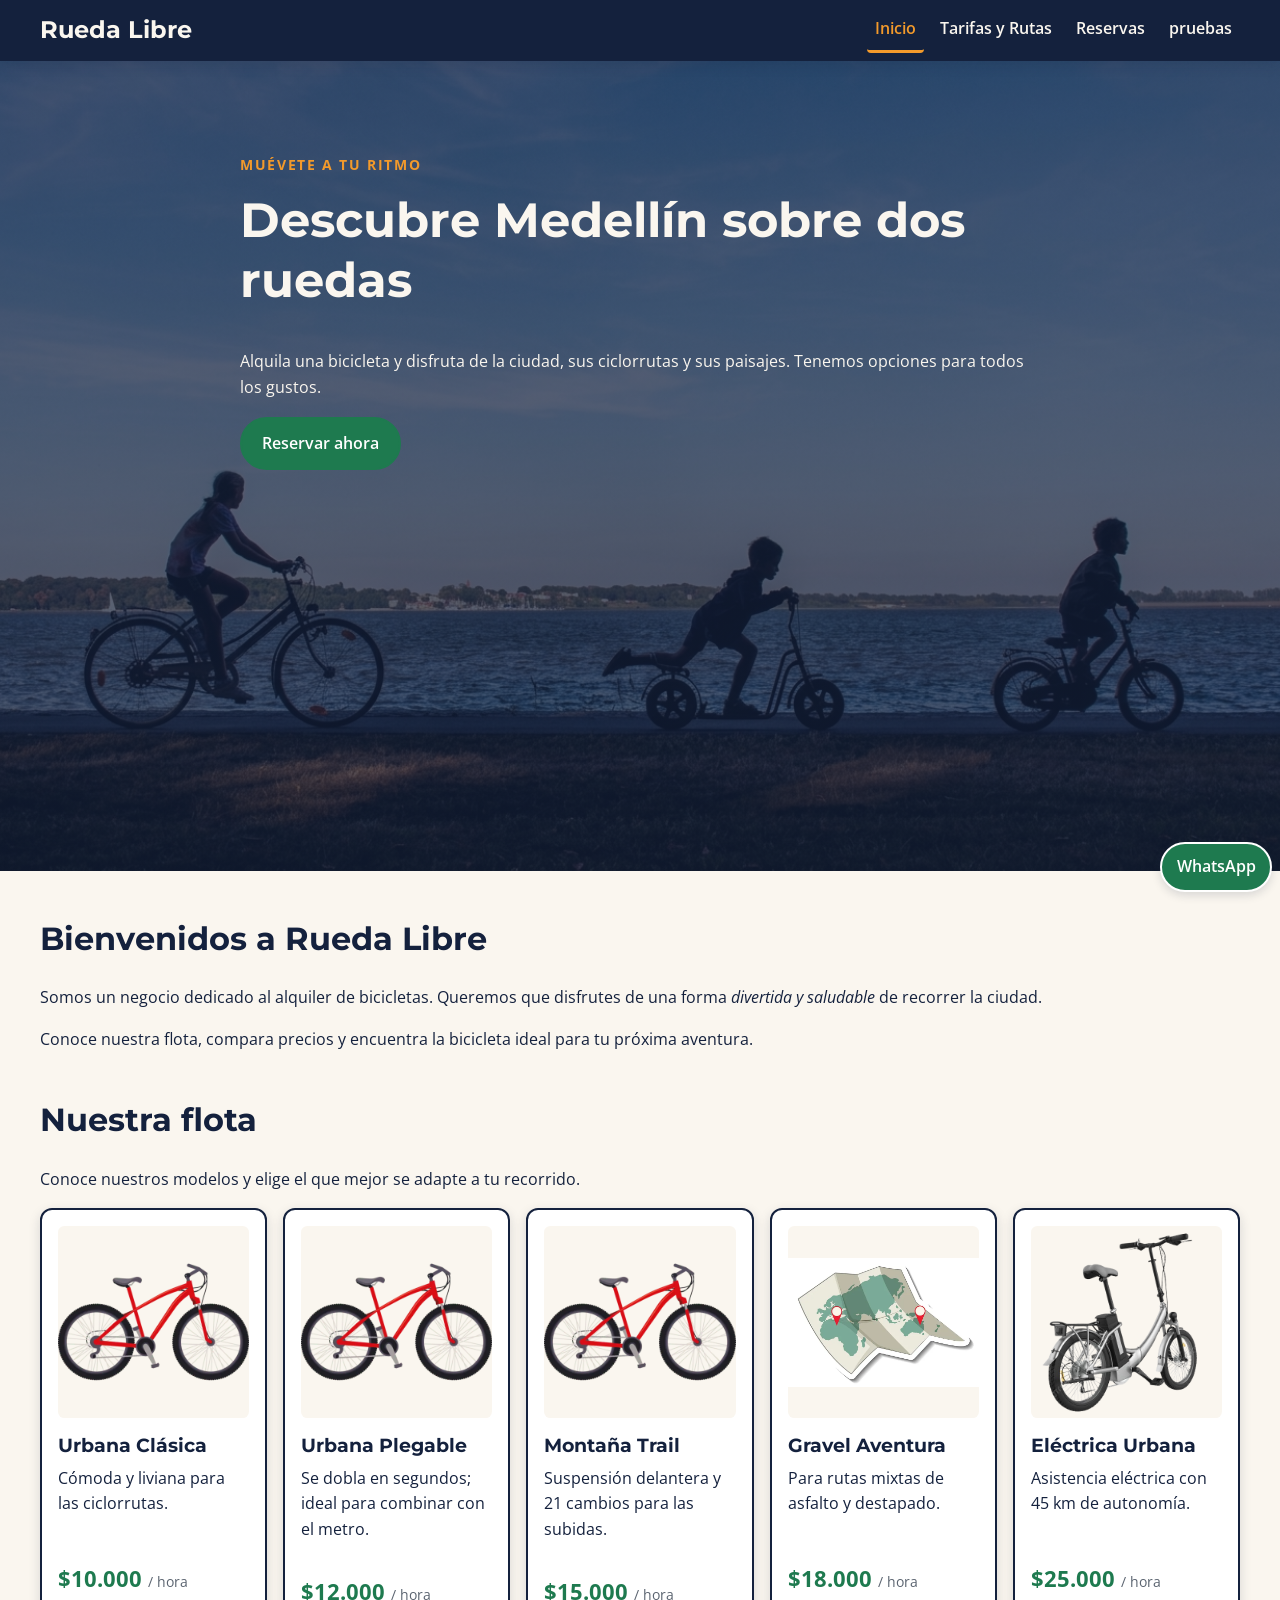
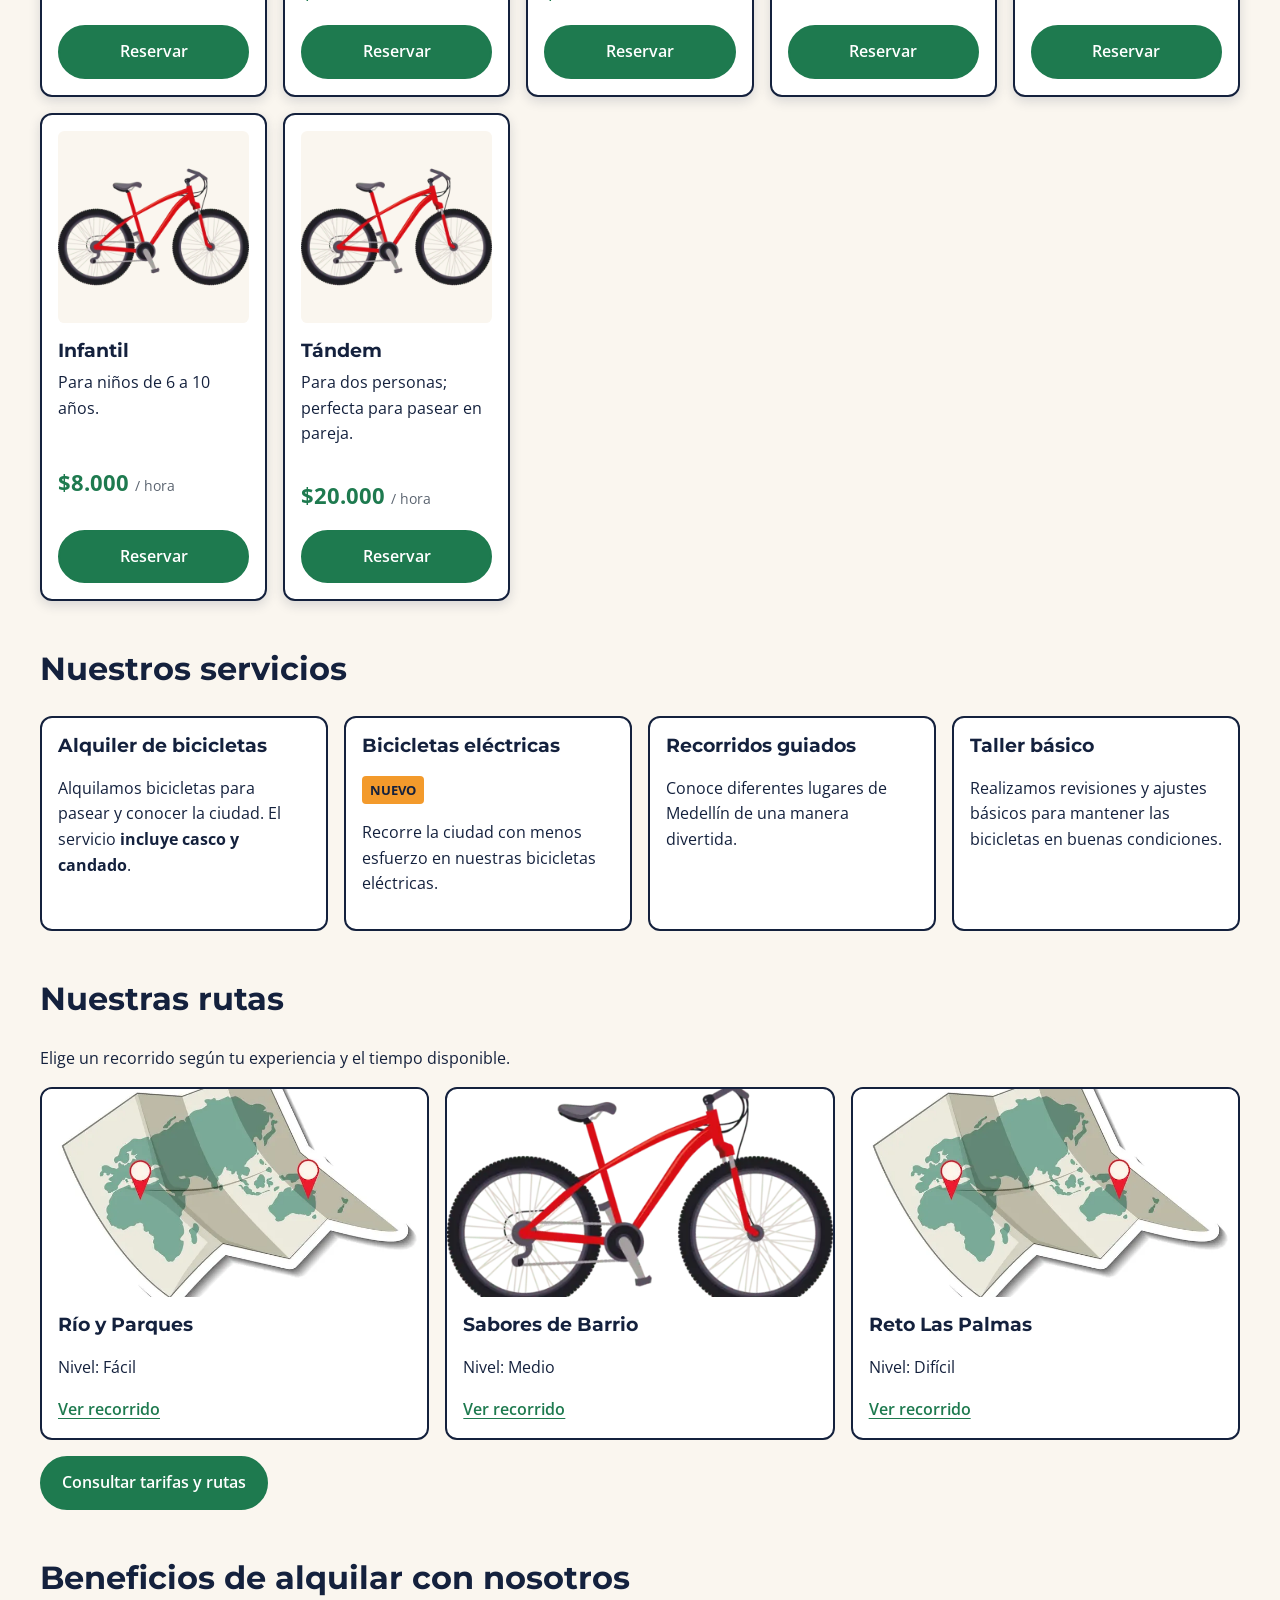
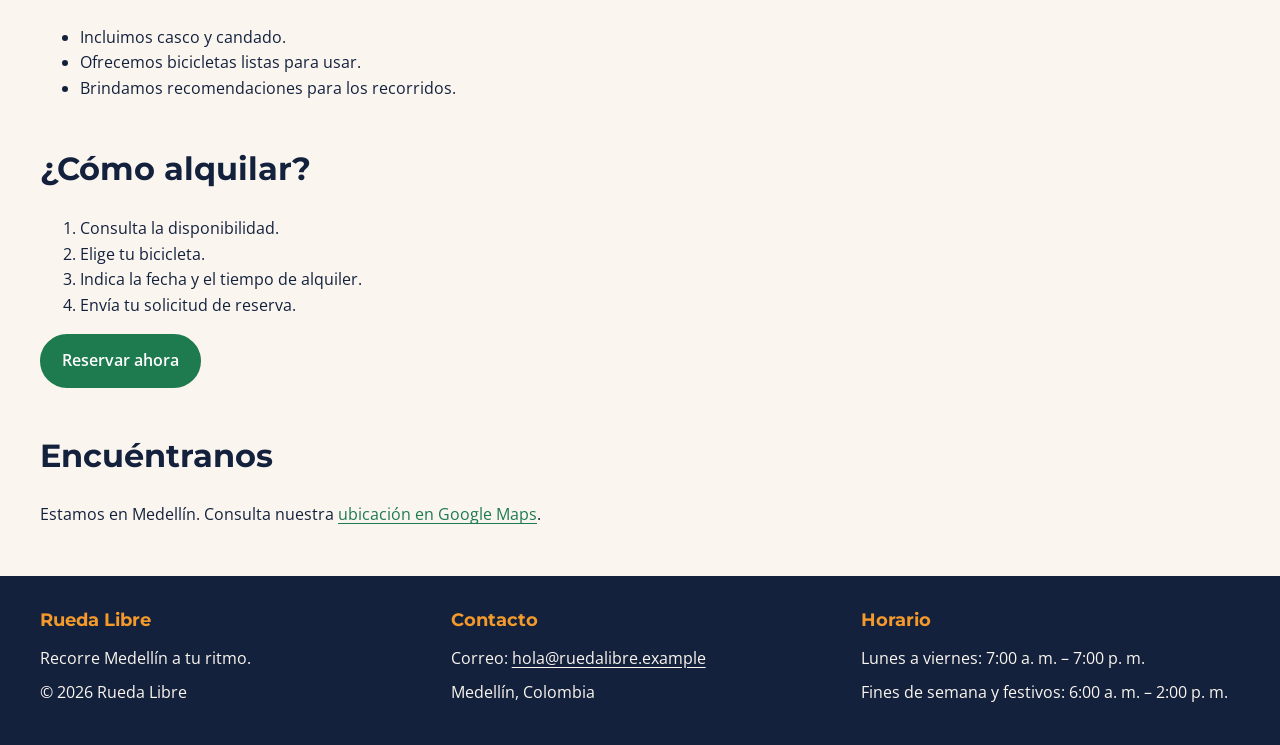
<file: index.html>
<!DOCTYPE html>
<html lang="es">
<head>
    <meta charset="UTF-8">
    <meta name="viewport" content="width=device-width, initial-scale=1.0">
    <meta name="description" content="Alquiler de bicicletas y recorridos guiados en Medellín.">
    <title>Inicio - Rueda Libre</title>

    <link rel="preconnect" href="https://fonts.googleapis.com">
    <link rel="preconnect" href="https://fonts.gstatic.com" crossorigin>
    <link href="https://fonts.googleapis.com/css2?family=Montserrat:wght@600;700&family=Open+Sans:wght@400;600&display=swap" rel="stylesheet">
    <link rel="stylesheet" href="css/styles.css">
</head>
<body>

    <header>
        <div class="encabezado">
            <a class="marca" href="index.html">Rueda Libre</a>

            <nav aria-label="Principal">
                <ul id="menu">
                    <li><a href="index.html" class="activo" aria-current="page">Inicio</a></li>
                    <li><a href="Paginas/tarifas.html">Tarifas y Rutas</a></li>
                    <li><a href="Paginas/reservas.html">Reservas</a></li>
                    <li><a href="Paginas/pruebas.html">pruebas</a></li>
                </ul>
            </nav>
        </div>
    </header>

     <section class="hero">
            <div class="hero-contenido">
                <p class="subtitulo">MUÉVETE A TU RITMO</p>
                <h1>Descubre Medellín sobre dos ruedas</h1>
                <p>Alquila una bicicleta y disfruta de la ciudad, sus ciclorrutas y sus paisajes. Tenemos opciones para todos los gustos.</p>
                <a href="reservas.html" class="boton-cta">Reservar ahora</a>
            </div>

            
        </section>

    <main>
        

        <section class="seccion">
            <h2>Bienvenidos a Rueda Libre</h2>
            <p>Somos un negocio dedicado al alquiler de bicicletas. Queremos que disfrutes de una forma <em>divertida y saludable</em> de recorrer la ciudad.</p>
            <p>Conoce nuestra flota, compara precios y encuentra la bicicleta ideal para tu próxima aventura.</p>
        </section>

        <section class="seccion" id="flota">
            <h2>Nuestra flota</h2>
            <p>Conoce nuestros modelos y elige el que mejor se adapte a tu recorrido.</p>

            <div class="cuadricula-flota">

                <article class="tarjeta-flota">
                    <img src="img/bicicleta.png" alt="Bicicleta urbana clásica">
                    <div class="tarjeta-flota-contenido">
                        <h3>Urbana Clásica</h3>
                        <p>Cómoda y liviana para las ciclorrutas.</p>
                        <p class="precio">$10.000 <span>/ hora</span></p>
                        <a href="reservas.html" class="boton-tarjeta">Reservar</a>
                    </div>
                </article>

                <article class="tarjeta-flota">
                    <img src="img/bicicleta.png" alt="Bicicleta urbana plegable">
                    <div class="tarjeta-flota-contenido">
                        <h3>Urbana Plegable</h3>
                        <p>Se dobla en segundos; ideal para combinar con el metro.</p>
                        <p class="precio">$12.000 <span>/ hora</span></p>
                        <a href="Paginas/reservas.html" class="boton-tarjeta">Reservar</a>
                    </div>
                </article>

                <article class="tarjeta-flota">
                    <img src="img/bicicleta.png" alt="Bicicleta de montaña Trail">
                    <div class="tarjeta-flota-contenido">
                        <h3>Montaña Trail</h3>
                        <p>Suspensión delantera y 21 cambios para las subidas.</p>
                        <p class="precio">$15.000 <span>/ hora</span></p>
                        <a href="Paginas/reservas.html" class="boton-tarjeta">Reservar</a>
                    </div>
                </article>

                <article class="tarjeta-flota">
                    <img src="img/ruta.jpg" alt="Bicicleta para recorridos de gravel">
                    <div class="tarjeta-flota-contenido">
                        <h3>Gravel Aventura</h3>
                        <p>Para rutas mixtas de asfalto y destapado.</p>
                        <p class="precio">$18.000 <span>/ hora</span></p>
                        <a href="Paginas/reservas.html" class="boton-tarjeta">Reservar</a>
                    </div>
                </article>

                <article class="tarjeta-flota">
                    <img src="img/bicieletri.png" alt="Bicicleta eléctrica urbana">
                    <div class="tarjeta-flota-contenido">
                        <h3>Eléctrica Urbana</h3>
                        <p>Asistencia eléctrica con 45 km de autonomía.</p>
                        <p class="precio">$25.000 <span>/ hora</span></p>
                        <a href="Paginas/reservas.html" class="boton-tarjeta">Reservar</a>
                    </div>
                </article>

                <article class="tarjeta-flota">
                    <img src="img/bicicleta.png" alt="Bicicleta infantil">
                    <div class="tarjeta-flota-contenido">
                        <h3>Infantil</h3>
                        <p>Para niños de 6 a 10 años.</p>
                        <p class="precio">$8.000 <span>/ hora</span></p>
                        <a href="Paginas/reservas.html" class="boton-tarjeta">Reservar</a>
                    </div>
                </article>

                <article class="tarjeta-flota">
                    <img src="img/bicicleta.png" alt="Bicicleta tándem para dos personas">
                    <div class="tarjeta-flota-contenido">
                        <h3>Tándem</h3>
                        <p>Para dos personas; perfecta para pasear en pareja.</p>
                        <p class="precio">$20.000 <span>/ hora</span></p>
                        <a href="Paginas/reservas.html" class="boton-tarjeta">Reservar</a>
                    </div>
                </article>

            </div>
        </section>

        <section class="seccion">
            <h2>Nuestros servicios</h2>

            <div class="cuadricula-servicios">
                <article class="tarjeta">
                    <h3>Alquiler de bicicletas</h3>
                    <p>Alquilamos bicicletas para pasear y conocer la ciudad. El servicio <strong>incluye casco y candado</strong>.</p>
                </article>

                <article class="tarjeta">
                    <h3>Bicicletas eléctricas</h3>
                    <span class="etiqueta-nuevo">Nuevo</span>
                    <p>Recorre la ciudad con menos esfuerzo en nuestras bicicletas eléctricas.</p>
                </article>

                <article class="tarjeta">
                    <h3>Recorridos guiados</h3>
                    <p>Conoce diferentes lugares de Medellín de una manera divertida.</p>
                </article>

                <article class="tarjeta">
                    <h3>Taller básico</h3>
                    <p>Realizamos revisiones y ajustes básicos para mantener las bicicletas en buenas condiciones.</p>
                </article>
            </div>
        </section>

        <section class="seccion">
            <h2>Nuestras rutas</h2>
            <p>Elige un recorrido según tu experiencia y el tiempo disponible.</p>

            <div class="galeria-rutas">
                <article class="tarjeta-ruta">
                    <img src="img/ruta.jpg" alt="Ruta Río y Parques">
                    <div class="tarjeta-ruta-contenido">
                        <h3>Río y Parques</h3>
                        <p>Nivel: Fácil</p>
                        <a href="Paginas/tarifas.html#recorridos">Ver recorrido</a>
                    </div>
                </article>

                <article class="tarjeta-ruta">
                    <img src="img/bicicleta.png" alt="Ruta Sabores de Barrio">
                    <div class="tarjeta-ruta-contenido">
                        <h3>Sabores de Barrio</h3>
                        <p>Nivel: Medio</p>
                        <a href="tarifas.html#recorridos">Ver recorrido</a>
                    </div>
                </article>

                <article class="tarjeta-ruta">
                    <img src="img/ruta.jpg" alt="Ruta Reto Las Palmas">
                    <div class="tarjeta-ruta-contenido">
                        <h3>Reto Las Palmas</h3>
                        <p>Nivel: Difícil</p>
                        <a href="tarifas.html#recorridos">Ver recorrido</a>
                    </div>
                </article>
            </div>

            <p><a href="Paginas/tarifas.html" class="boton-cta">Consultar tarifas y rutas</a></p>
        </section>

        <section class="seccion">
            <h2>Beneficios de alquilar con nosotros</h2>
            <ul>
                <li>Incluimos casco y candado.</li>
                <li>Ofrecemos bicicletas listas para usar.</li>
                <li>Brindamos recomendaciones para los recorridos.</li>
            </ul>
        </section>

        <section class="seccion">
            <h2>¿Cómo alquilar?</h2>
            <ol>
                <li>Consulta la disponibilidad.</li>
                <li>Elige tu bicicleta.</li>
                <li>Indica la fecha y el tiempo de alquiler.</li>
                <li>Envía tu solicitud de reserva.</li>
            </ol>
            <a href="Paginas/reservas.html" class="boton-cta">Reservar ahora</a>
        </section>

        <section class="seccion" id="encuentranos">
            <h2>Encuéntranos</h2>
            <p>Estamos en Medellín. Consulta nuestra
                <a href="https://www.google.com/maps/search/?api=1&amp;query=Medellin+Colombia"
                   target="_blank" rel="noopener noreferrer">ubicación en Google Maps</a>.
            </p>
        </section>
    </main>

    <footer>
        <div class="pie-contenido">
            <section class="pie-bloque">
                <h2>Rueda Libre</h2>
                <p>Recorre Medellín a tu ritmo.</p>
                <p>© 2026 Rueda Libre</p>
            </section>

            <section class="pie-bloque">
                <h2>Contacto</h2>
                <p>Correo: <a href="mailto:hola@ruedalibre.example">hola@ruedalibre.example</a></p>
                <p>Medellín, Colombia</p>
            </section>

            <section class="pie-bloque">
                <h2>Horario</h2>
                <p>Lunes a viernes: 7:00 a. m. – 7:00 p. m.</p>
                <p>Fines de semana y festivos: 6:00 a. m. – 2:00 p. m.</p>
            </section>
        </div>
    </footer>

    <a href="https://wa.me/573000000000" class="whatsapp"
       target="_blank" rel="noopener noreferrer"
       aria-label="WhatsApp, se abre en una pestaña nueva">WhatsApp</a>

</body>
</html>
</file>
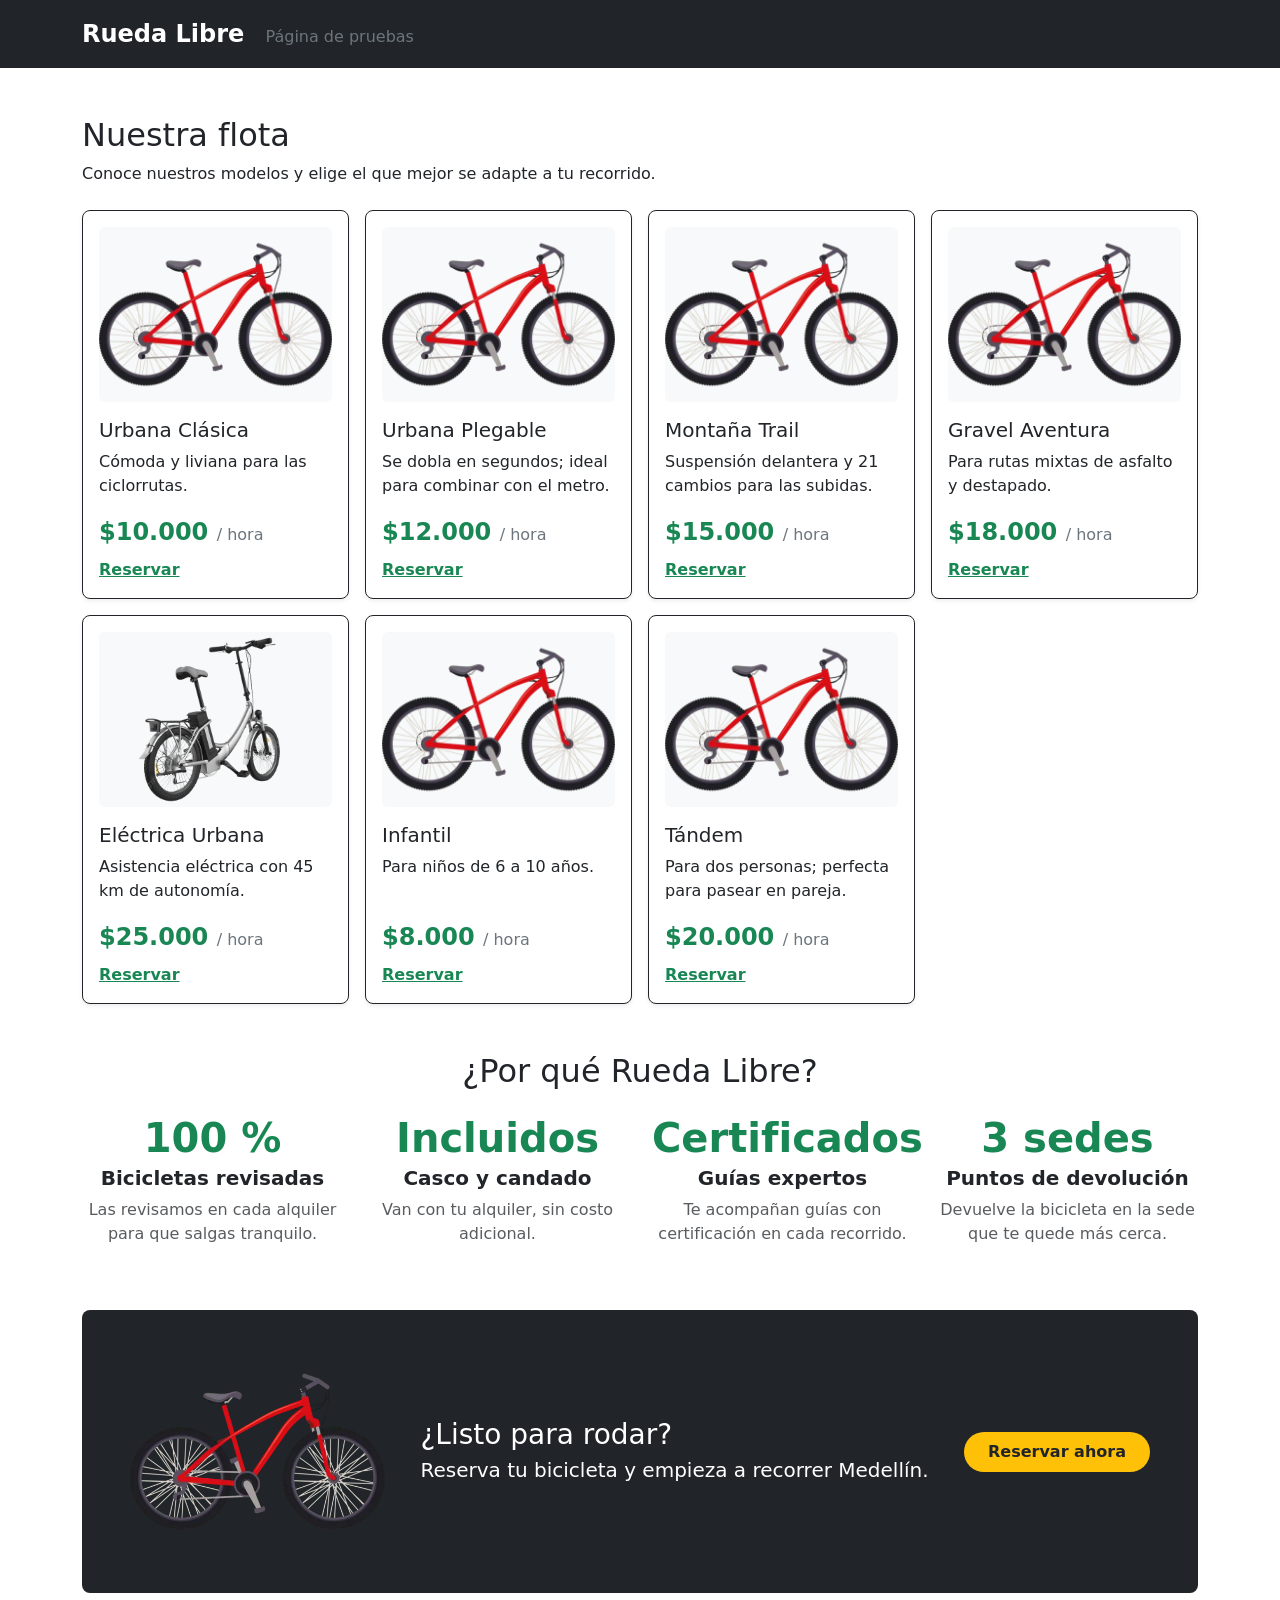
<file: Paginas/pruebas.html>
<!DOCTYPE html>
<html lang="es">
<head>
    <meta charset="UTF-8">
    <meta name="viewport" content="width=device-width, initial-scale=1">
    <title>Prueba Bootstrap - Rueda Libre</title>
    <link href="https://cdn.jsdelivr.net/npm/bootstrap@5.3.3/dist/css/bootstrap.min.css" rel="stylesheet"
          integrity="sha384-QWTKZyjpPEjISv5WaRU9OFeRpok6YctnYmDr5pNlyT2bRjXh0JMhjY6hW+ALEwIH" crossorigin="anonymous">
</head>
<body>

    <header class="text-bg-dark py-3">
        <div class="container">
            <a class="text-white fw-bold fs-4 text-decoration-none" href="../index.html">Rueda Libre</a>
            <span class="ms-3 text-secondary">Página de pruebas</span>
        </div>
    </header>

    <main class="container">

         <section class="my-5">
            <h2 class="mb-2">Nuestra flota</h2>
            <p class="mb-4">Conoce nuestros modelos y elige el que mejor se adapte a tu recorrido.</p>

            
            <div class="row g-3">

                <div class="col-12 col-sm-6 col-lg-4 col-xl-3">
                    <article class="border border-dark rounded-3 bg-white shadow-sm p-3 h-100 d-flex flex-column">
                        <div class="ratio ratio-4x3 bg-body-tertiary rounded">
                            <img src="../img/bicicleta.png" alt="Bicicleta urbana clásica" class="object-fit-contain">
                        </div>
                        <h3 class="h5 mt-3">Urbana Clásica</h3>
                        <p>Cómoda y liviana para las ciclorrutas.</p>
                        <p class="mt-auto mb-2 fs-4 fw-bold text-success">$10.000 <span class="fs-6 fw-normal text-secondary">/ hora</span></p>
                        <a href="/Paginas/reservas.html" class="fw-semibold link-success">Reservar</a>
                    </article>
                </div>

                <div class="col-12 col-sm-6 col-lg-4 col-xl-3">
                    <article class="border border-dark rounded-3 bg-white shadow-sm p-3 h-100 d-flex flex-column">
                        <div class="ratio ratio-4x3 bg-body-tertiary rounded">
                            <img src="../img/bicicleta.png" alt="Bicicleta urbana plegable" class="object-fit-contain">
                        </div>
                        <h3 class="h5 mt-3">Urbana Plegable</h3>
                        <p>Se dobla en segundos; ideal para combinar con el metro.</p>
                        <p class="mt-auto mb-2 fs-4 fw-bold text-success">$12.000 <span class="fs-6 fw-normal text-secondary">/ hora</span></p>
                        <a href="/Paginas/reservas.html" class="fw-semibold link-success">Reservar</a>
                    </article>
                </div>

                <div class="col-12 col-sm-6 col-lg-4 col-xl-3">
                    <article class="border border-dark rounded-3 bg-white shadow-sm p-3 h-100 d-flex flex-column">
                        <div class="ratio ratio-4x3 bg-body-tertiary rounded">
                            <img src="../img/bicicleta.png" alt="Bicicleta de montaña Trail" class="object-fit-contain">
                        </div>
                        <h3 class="h5 mt-3">Montaña Trail</h3>
                        <p>Suspensión delantera y 21 cambios para las subidas.</p>
                        <p class="mt-auto mb-2 fs-4 fw-bold text-success">$15.000 <span class="fs-6 fw-normal text-secondary">/ hora</span></p>
                        <a href="/Paginas/reservas.html" class="fw-semibold link-success">Reservar</a>
                    </article>
                </div>

                <div class="col-12 col-sm-6 col-lg-4 col-xl-3">
                    <article class="border border-dark rounded-3 bg-white shadow-sm p-3 h-100 d-flex flex-column">
                        <div class="ratio ratio-4x3 bg-body-tertiary rounded">
                            <img src="../img/bicicleta.png" alt="Bicicleta para recorridos de gravel" class="object-fit-contain">
                        </div>
                        <h3 class="h5 mt-3">Gravel Aventura</h3>
                        <p>Para rutas mixtas de asfalto y destapado.</p>
                        <p class="mt-auto mb-2 fs-4 fw-bold text-success">$18.000 <span class="fs-6 fw-normal text-secondary">/ hora</span></p>
                        <a href="/Paginas/reservas.html" class="fw-semibold link-success">Reservar</a>
                    </article>
                </div>

                <div class="col-12 col-sm-6 col-lg-4 col-xl-3">
                    <article class="border border-dark rounded-3 bg-white shadow-sm p-3 h-100 d-flex flex-column">
                        <div class="ratio ratio-4x3 bg-body-tertiary rounded">
                            <img src="../img/bicieletri.png" alt="Bicicleta eléctrica urbana" class="object-fit-contain">
                        </div>
                        <h3 class="h5 mt-3">Eléctrica Urbana</h3>
                        <p>Asistencia eléctrica con 45 km de autonomía.</p>
                        <p class="mt-auto mb-2 fs-4 fw-bold text-success">$25.000 <span class="fs-6 fw-normal text-secondary">/ hora</span></p>
                        <a href="/Paginas/reservas.html" class="fw-semibold link-success">Reservar</a>
                    </article>
                </div>

                <div class="col-12 col-sm-6 col-lg-4 col-xl-3">
                    <article class="border border-dark rounded-3 bg-white shadow-sm p-3 h-100 d-flex flex-column">
                        <div class="ratio ratio-4x3 bg-body-tertiary rounded">
                            <img src="../img/bicicleta.png" alt="Bicicleta infantil" class="object-fit-contain">
                        </div>
                        <h3 class="h5 mt-3">Infantil</h3>
                        <p>Para niños de 6 a 10 años.</p>
                        <p class="mt-auto mb-2 fs-4 fw-bold text-success">$8.000 <span class="fs-6 fw-normal text-secondary">/ hora</span></p>
                        <a href="/Paginas/reservas.html" class="fw-semibold link-success">Reservar</a>
                    </article>
                </div>

                <div class="col-12 col-sm-6 col-lg-4 col-xl-3">
                    <article class="border border-dark rounded-3 bg-white shadow-sm p-3 h-100 d-flex flex-column">
                        <div class="ratio ratio-4x3 bg-body-tertiary rounded">
                            <img src="../img/bicicleta.png" alt="Bicicleta tándem para dos personas" class="object-fit-contain">
                        </div>
                        <h3 class="h5 mt-3">Tándem</h3>
                        <p>Para dos personas; perfecta para pasear en pareja.</p>
                        <p class="mt-auto mb-2 fs-4 fw-bold text-success">$20.000 <span class="fs-6 fw-normal text-secondary">/ hora</span></p>
                        <a href="/Paginas/reservas.html" class="fw-semibold link-success">Reservar</a>
                    </article>
                </div>

            </div>
        </section>

       
        <section class="my-5">
            <h2 class="text-center mb-4">¿Por qué Rueda Libre?</h2>

            <div class="row g-4 text-center">

                <div class="col-12 col-sm-6 col-lg-3">
                    <p class="display-6 fw-bold text-success mb-1">100 %</p>
                    <h3 class="h5 fw-semibold">Bicicletas revisadas</h3>
                    <p class="text-body-secondary">Las revisamos en cada alquiler para que salgas tranquilo.</p>
                </div>

                <div class="col-12 col-sm- 6 col-lg-3">
                    <p class="display-6 fw-bold text-success mb-1">Incluidos</p>
                    <h3 class="h5 fw-semibold">Casco y candado</h3>
                    <p class="text-body-secondary">Van con tu alquiler, sin costo adicional.</p>
                </div>

                <div class="col-12 col-sm-6 col-lg-3">
                    <p class="display-6 fw-bold text-success mb-1">Certificados</p>
                    <h3 class="h5 fw-semibold">Guías expertos</h3>
                    <p class="text-body-secondary">Te acompañan guías con certificación en cada recorrido.</p>
                </div>

                <div class="col-12 col-sm-6 col-lg-3">
                    <p class="display-6 fw-bold text-success mb-1">3 sedes</p>
                    <h3 class="h5 fw-semibold">Puntos de devolución</h3>
                    <p class="text-body-secondary">Devuelve la bicicleta en la sede que te quede más cerca.</p>
                </div>

            </div>
        </section>

        
        <section class="bg-dark text-white rounded-3 p-4 p-md-5 my-5 d-flex flex-column flex-md-row align-items-center justify-content-md-between gap-3 gap-md-4">

            
            <img src="../img/bicicleta.png" alt="" aria-hidden="true" class="d-none d-md-block w-25">

            <div class="text-center text-md-start">
                <h2 class="h3 mb-1">¿Listo para rodar?</h2>
                <p class="lead mb-0">Reserva tu bicicleta y empieza a recorrer Medellín.</p>
            </div>

           
            <a href="/Paginas/reservas.html" class="bg-warning text-dark fw-bold px-4 py-2 rounded-pill text-decoration-none text-nowrap">Reservar ahora</a>
        </section>

    </main>

    <script src="https://cdn.jsdelivr.net/npm/bootstrap@5.3.3/dist/js/bootstrap.bundle.min.js"
            integrity="sha384-YvpcrYf0tY3lHB60NNkmXc5s9fDVZLESaAA55NDzOxhy9GkcIdslK1eN7N6jIeHz" crossorigin="anonymous"></script>
</body>
</html>
</file>
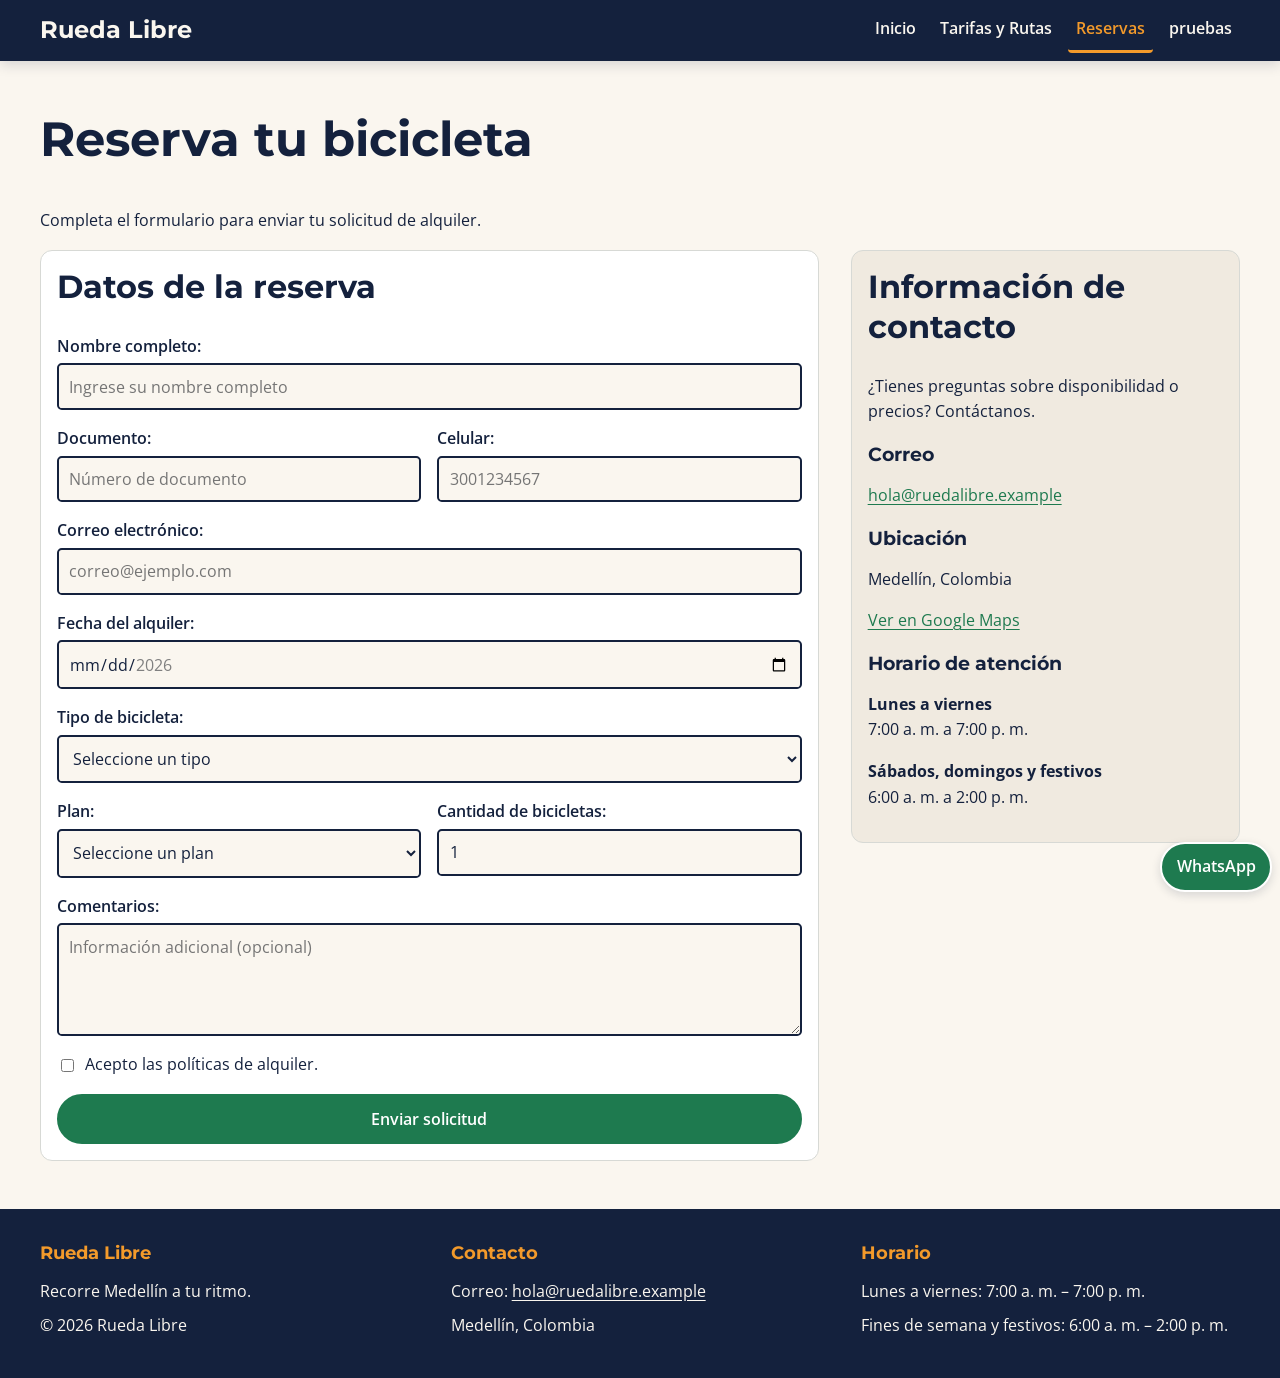
<file: Paginas/reservas.html>
<!DOCTYPE html>
<html lang="es">
<head>
    <meta charset="UTF-8">
    <meta name="viewport" content="width=device-width, initial-scale=1.0">
    <meta name="description" content="Reserva tu bicicleta con Rueda Libre en Medellín.">
    <title>Reservas - Rueda Libre</title>

    <link rel="preconnect" href="https://fonts.googleapis.com">
    <link rel="preconnect" href="https://fonts.gstatic.com" crossorigin>
    <link href="https://fonts.googleapis.com/css2?family=Montserrat:wght@600;700&family=Open+Sans:wght@400;600&display=swap" rel="stylesheet">
    <link rel="stylesheet" href="../css/styles.css">
</head>
<body>

    <header>
        <div class="encabezado">
           <a class="marca" href="../index.html">Rueda Libre</a>

            <nav aria-label="Principal">
                <ul id="menu">
                    <li><a href="../index.html">Inicio</a></li>
                    <li><a href="tarifas.html">Tarifas y Rutas</a></li>
                    <li><a href="reservas.html" class="activo" aria-current="page">Reservas</a></li>
                    <li><a href="pruebas.html">pruebas</a></li>
                </ul>
            </nav>
        </div>
    </header>

    <main>
        <section class="seccion">
            <h1>Reserva tu bicicleta</h1>
            <p>Completa el formulario para enviar tu solicitud de alquiler.</p>

            <div class="reservas-layout">
                <section class="formulario-contenedor">
                    <h2>Datos de la reserva</h2>

                    <form action="reservas.html" method="get">
                        <div class="campo">
                            <label for="nombres">Nombre completo:</label>
                            <input type="text" name="nombres" id="nombres"
                                   placeholder="Ingrese su nombre completo"
                                   autocomplete="name" required minlength="3" maxlength="100">
                        </div>

                        <div class="campos-dobles">
                            <div class="campo">
                                <label for="documento">Documento:</label>
                                <input type="text" name="documento" id="documento"
                                       placeholder="Número de documento"
                                       required inputmode="numeric"
                                       pattern="[0-9]{6,10}" minlength="6" maxlength="10"
                                       title="Solo números, entre 6 y 10 dígitos">
                            </div>

                            <div class="campo">
                                <label for="celular">Celular:</label>
                                <input type="tel" name="celular" id="celular"
                                       placeholder="3001234567" autocomplete="tel"
                                       required inputmode="numeric"
                                       pattern="3[0-9]{9}" maxlength="10"
                                       title="10 dígitos y debe empezar por 3">
                            </div>
                        </div>

                        <div class="campo">
                            <label for="correo">Correo electrónico:</label>
                            <input type="email" name="correo" id="correo"
                                   placeholder="correo@ejemplo.com"
                                   autocomplete="email" required>
                        </div>

                        <div class="campo">
                            <label for="fechaalquiler">Fecha del alquiler:</label>
                            <input type="date" name="fechaalquiler" id="fechaalquiler"
                                   min="2026-10-26" max="2026-12-31" required>
                        </div>

                        <div class="campo">
                            <label for="tipobicicleta">Tipo de bicicleta:</label>
                            <select name="tipobicicleta" id="tipobicicleta" required>
                                <option value="" selected disabled>Seleccione un tipo</option>
                                <option value="Urbana Clásica">Urbana Clásica</option>
                                <option value="Urbana Plegable">Urbana Plegable</option>
                                <option value="Montaña Trail">Montaña Trail</option>
                                <option value="Gravel Aventura">Gravel Aventura</option>
                                <option value="Eléctrica Urbana">Eléctrica Urbana</option>
                                <option value="Infantil">Infantil</option>
                                <option value="Tándem">Tándem</option>
                            </select>
                        </div>

                        <div class="campos-dobles">
                            <div class="campo">
                                <label for="plan">Plan:</label>
                                <select name="plan" id="plan" required>
                                    <option value="" selected disabled>Seleccione un plan</option>
                                    <option value="Hora">Por hora</option>
                                    <option value="Medio día">Medio día</option>
                                    <option value="Dia">Por día</option>
                                </select>
                            </div>

                            <div class="campo">
                                <label for="cantidad">Cantidad de bicicletas:</label>
                                <input type="number" name="cantidad" id="cantidad"
                                       required min="1" max="6" step="1" value="1">
                            </div>
                        </div>

                        <div class="campo">
                            <label for="comentarios">Comentarios:</label>
                            <textarea name="comentarios" id="comentarios"
                                      rows="4" maxlength="300"
                                      placeholder="Información adicional (opcional)"></textarea>
                        </div>

                        <div class="campo campo-politicas">
                            <input type="checkbox" name="politicas" id="politicas" required>
                            <label for="politicas">Acepto las políticas de alquiler.</label>
                        </div>

                        <button type="submit">Enviar solicitud</button>
                    </form>
                </section>

                <aside class="informacion-contacto">
                    <h2>Información de contacto</h2>
                    <p>¿Tienes preguntas sobre disponibilidad o precios? Contáctanos.</p>

                    <h3>Correo</h3>
                    <p><a href="mailto:hola@ruedalibre.example">hola@ruedalibre.example</a></p>

                    <h3>Ubicación</h3>
                    <p>Medellín, Colombia</p>
                    <p>
                        <a href="https://www.google.com/maps/search/?api=1&amp;query=Medellin+Colombia"
                           target="_blank" rel="noopener noreferrer">Ver en Google Maps</a>
                    </p>

                    <h3>Horario de atención</h3>
                    <dl>
                        <dt>Lunes a viernes</dt>
                        <dd>7:00 a. m. a 7:00 p. m.</dd>
                        <dt>Sábados, domingos y festivos</dt>
                        <dd>6:00 a. m. a 2:00 p. m.</dd>
                    </dl>
                </aside>
            </div>
        </section>
    </main>

    <footer>
        <div class="pie-contenido">
            <section class="pie-bloque">
                <h2>Rueda Libre</h2>
                <p>Recorre Medellín a tu ritmo.</p>
                <p>© 2026 Rueda Libre</p>
            </section>

            <section class="pie-bloque">
                <h2>Contacto</h2>
                <p>Correo: <a href="mailto:hola@ruedalibre.example">hola@ruedalibre.example</a></p>
                <p>Medellín, Colombia</p>
            </section>

            <section class="pie-bloque">
                <h2>Horario</h2>
                <p>Lunes a viernes: 7:00 a. m. – 7:00 p. m.</p>
                <p>Fines de semana y festivos: 6:00 a. m. – 2:00 p. m.</p>
            </section>
        </div>
    </footer>

    <a href="https://wa.me/573000000000" class="whatsapp"
       target="_blank" 
       aria-label="WhatsApp, se abre en una pestaña nueva">WhatsApp</a>

</body>
</html>
</file>
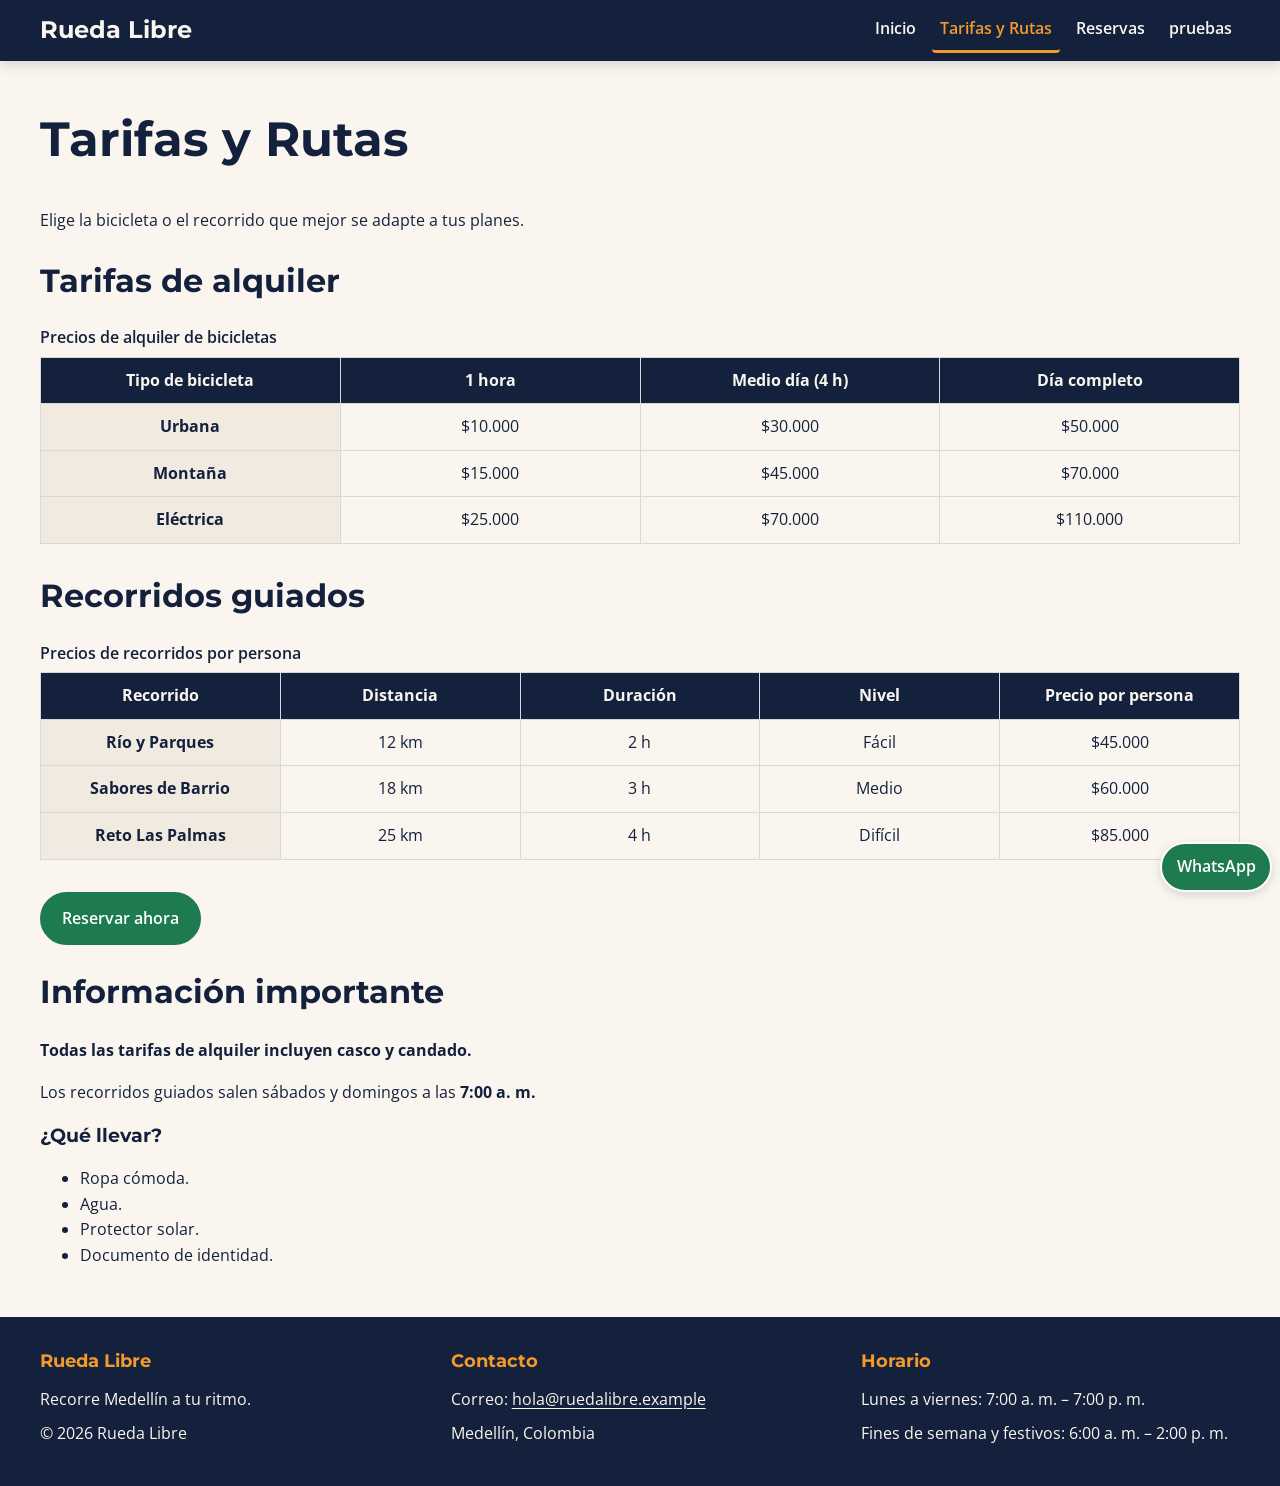
<file: Paginas/tarifas.html>
<!DOCTYPE html>
<html lang="es">
<head>
    <meta charset="UTF-8">
    <meta name="viewport" content="width=device-width, initial-scale=1.0">
    <meta name="description" content="Consulta las tarifas de alquiler de bicicletas y recorridos guiados de Rueda Libre.">
    <title>Tarifas y Rutas - Rueda Libre</title>

    <link rel="preconnect" href="https://fonts.googleapis.com">
    <link rel="preconnect" href="https://fonts.gstatic.com" crossorigin>
    <link href="https://fonts.googleapis.com/css2?family=Montserrat:wght@600;700&family=Open+Sans:wght@400;600&display=swap" rel="stylesheet">
    <link rel="stylesheet" href="../css/styles.css">
</head>
<body>

    <header>
        <div class="encabezado">
            <a class="marca" href="../index.html">Rueda Libre</a>

            <nav aria-label="Principal">
                <ul id="menu">
                    <li><a href="../index.html">Inicio</a></li>
                    <li><a href="tarifas.html" class="activo" aria-current="page">Tarifas y Rutas</a></li>
                    <li><a href="reservas.html">Reservas</a></li>
                    <li><a href="pruebas.html">pruebas</a></li>

                </ul>
            </nav>
        </div>
    </header>

    <main>
        <section class="seccion">
            <h1>Tarifas y Rutas</h1>
            <p>Elige la bicicleta o el recorrido que mejor se adapte a tus planes.</p>

            <h2>Tarifas de alquiler</h2>

            <div class="tabla-contenedor">
                <table>
                    <caption>Precios de alquiler de bicicletas</caption>
                    <thead>
                        <tr>
                            <th scope="col">Tipo de bicicleta</th>
                            <th scope="col">1 hora</th>
                            <th scope="col">Medio día (4 h)</th>
                            <th scope="col">Día completo</th>
                        </tr>
                    </thead>
                    <tbody>
                        <tr>
                            <th scope="row">Urbana</th>
                            <td>$10.000</td>
                            <td>$30.000</td>
                            <td>$50.000</td>
                        </tr>
                        <tr>
                            <th scope="row">Montaña</th>
                            <td>$15.000</td>
                            <td>$45.000</td>
                            <td>$70.000</td>
                        </tr>
                        <tr>
                            <th scope="row">Eléctrica</th>
                            <td>$25.000</td>
                            <td>$70.000</td>
                            <td>$110.000</td>
                        </tr>
                    </tbody>
                </table>
            </div>

            <h2 id="recorridos">Recorridos guiados</h2>

            <div class="tabla-contenedor">
                <table>
                    <caption>Precios de recorridos por persona</caption>
                    <thead>
                        <tr>
                            <th scope="col">Recorrido</th>
                            <th scope="col">Distancia</th>
                            <th scope="col">Duración</th>
                            <th scope="col">Nivel</th>
                            <th scope="col">Precio por persona</th>
                        </tr>
                    </thead>
                    <tbody>
                        <tr>
                            <th scope="row">Río y Parques</th>
                            <td>12 km</td>
                            <td>2 h</td>
                            <td>Fácil</td>
                            <td>$45.000</td>
                        </tr>
                        <tr>
                            <th scope="row">Sabores de Barrio</th>
                            <td>18 km</td>
                            <td>3 h</td>
                            <td>Medio</td>
                            <td>$60.000</td>
                        </tr>
                        <tr>
                            <th scope="row">Reto Las Palmas</th>
                            <td>25 km</td>
                            <td>4 h</td>
                            <td>Difícil</td>
                            <td>$85.000</td>
                        </tr>
                    </tbody>
                </table>
            </div>

            <p><a href="reservas.html" class="boton-cta">Reservar ahora</a></p>

            <h2>Información importante</h2>
            <p><strong>Todas las tarifas de alquiler incluyen casco y candado.</strong></p>
            <p>Los recorridos guiados salen sábados y domingos a las <strong>7:00 a. m.</strong></p>

            <h3>¿Qué llevar?</h3>
            <ul>
                <li>Ropa cómoda.</li>
                <li>Agua.</li>
                <li>Protector solar.</li>
                <li>Documento de identidad.</li>
            </ul>
        </section>
    </main>

    <footer>
        <div class="pie-contenido">
            <section class="pie-bloque">
                <h2>Rueda Libre</h2>
                <p>Recorre Medellín a tu ritmo.</p>
                <p>© 2026 Rueda Libre</p>
            </section>

            <section class="pie-bloque">
                <h2>Contacto</h2>
                <p>Correo: <a href="mailto:hola@ruedalibre.example">hola@ruedalibre.example</a></p>
                <p>Medellín, Colombia</p>
            </section>

            <section class="pie-bloque">
                <h2>Horario</h2>
                <p>Lunes a viernes: 7:00 a. m. – 7:00 p. m.</p>
                <p>Fines de semana y festivos: 6:00 a. m. – 2:00 p. m.</p>
            </section>
        </div>
    </footer>

    <a href="https://wa.me/573000000000" class="whatsapp"
       target="_blank" rel="noopener noreferrer"
       aria-label="WhatsApp, se abre en una pestaña nueva">WhatsApp</a>

</body>
</html>
</file>
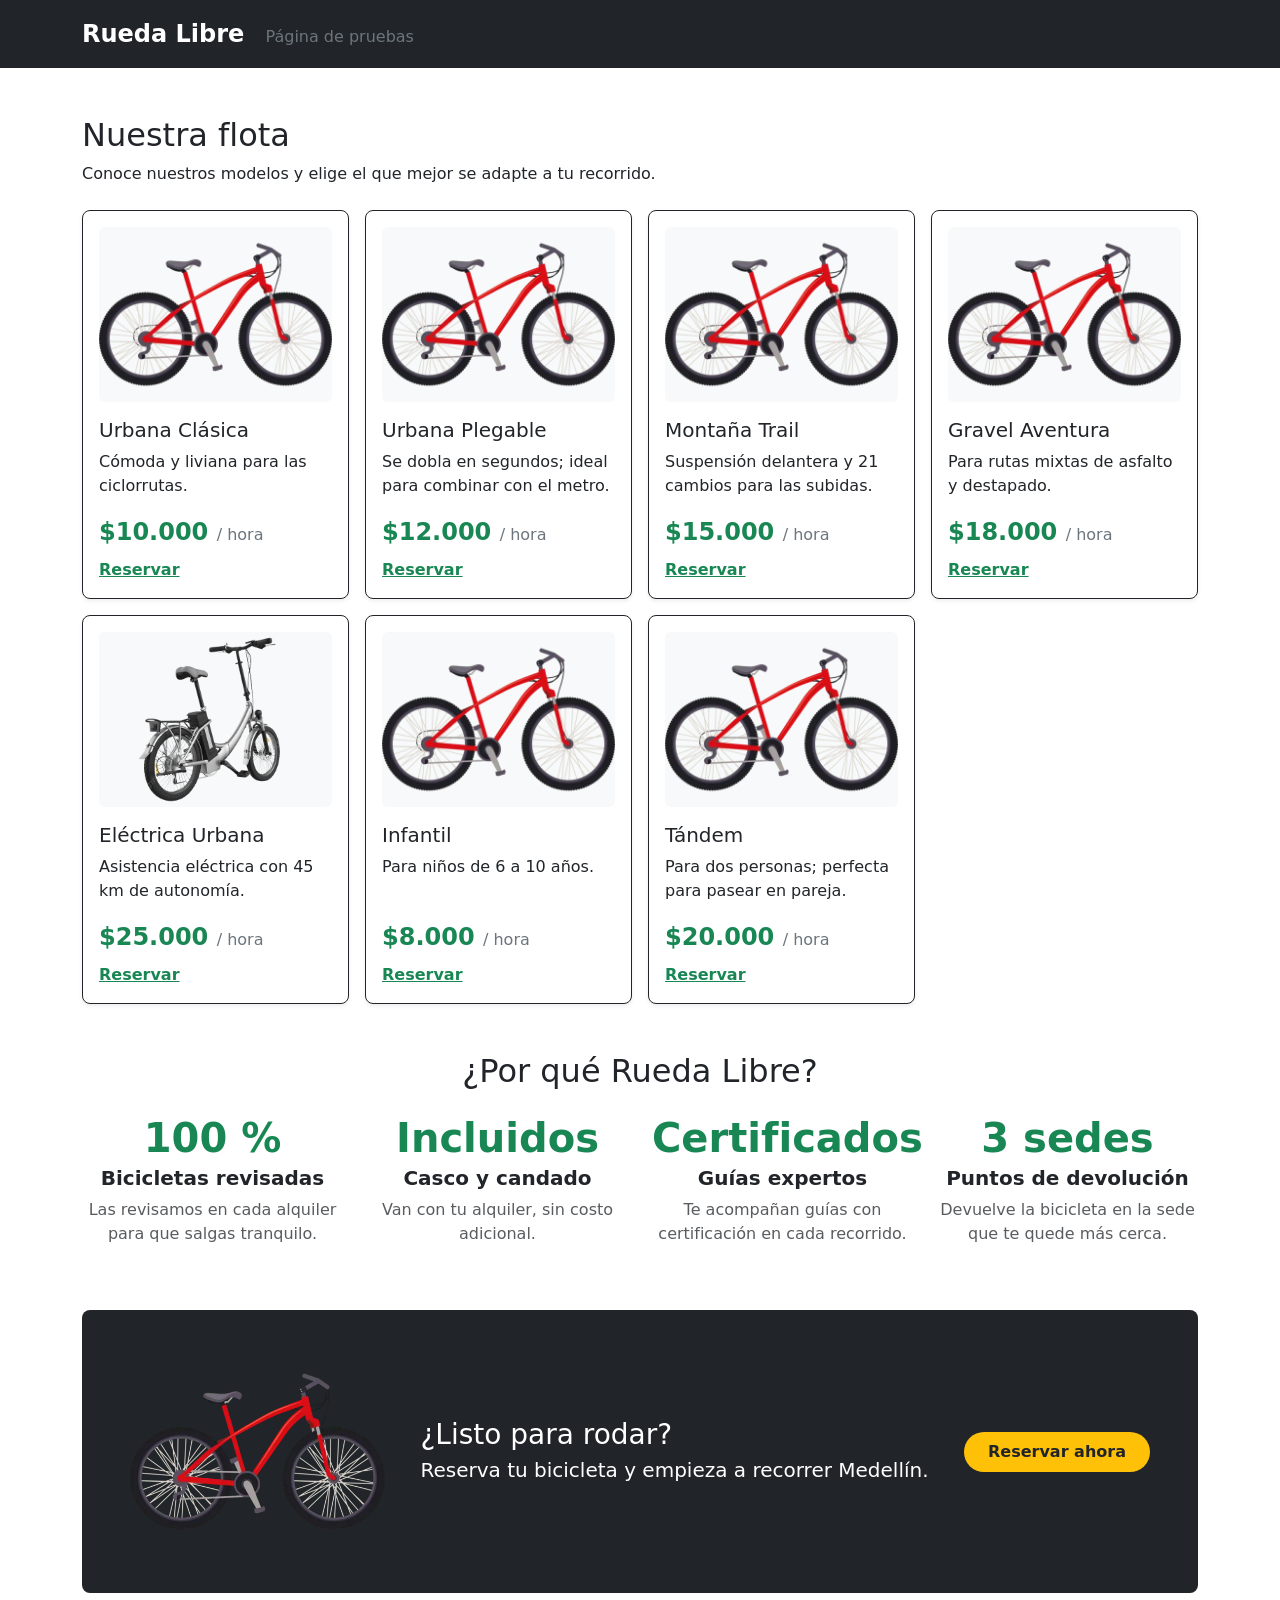
<file: pruebas/catalogo-bootstrap.html.html>
<!DOCTYPE html>
<html lang="es">
<head>
    <meta charset="UTF-8">
    <meta name="viewport" content="width=device-width, initial-scale=1">
    <title>Prueba Bootstrap - Rueda Libre</title>
    <link href="https://cdn.jsdelivr.net/npm/bootstrap@5.3.3/dist/css/bootstrap.min.css" rel="stylesheet"
          integrity="sha384-QWTKZyjpPEjISv5WaRU9OFeRpok6YctnYmDr5pNlyT2bRjXh0JMhjY6hW+ALEwIH" crossorigin="anonymous">
</head>
<body>

    <header class="text-bg-dark py-3">
        <div class="container">
            <a class="text-white fw-bold fs-4 text-decoration-none" href="../index.html">Rueda Libre</a>
            <span class="ms-3 text-secondary">Página de pruebas</span>
        </div>
    </header>

    <main class="container">

         <section class="my-5">
            <h2 class="mb-2">Nuestra flota</h2>
            <p class="mb-4">Conoce nuestros modelos y elige el que mejor se adapte a tu recorrido.</p>

            
            <div class="row g-3">

                <div class="col-12 col-sm-6 col-lg-4 col-xl-3">
                    <article class="border border-dark rounded-3 bg-white shadow-sm p-3 h-100 d-flex flex-column">
                        <div class="ratio ratio-4x3 bg-body-tertiary rounded">
                            <img src="../img/bicicleta.png" alt="Bicicleta urbana clásica" class="object-fit-contain">
                        </div>
                        <h3 class="h5 mt-3">Urbana Clásica</h3>
                        <p>Cómoda y liviana para las ciclorrutas.</p>
                        <p class="mt-auto mb-2 fs-4 fw-bold text-success">$10.000 <span class="fs-6 fw-normal text-secondary">/ hora</span></p>
                        <a href="/Paginas/reservas.html" class="fw-semibold link-success">Reservar</a>
                    </article>
                </div>

                <div class="col-12 col-sm-6 col-lg-4 col-xl-3">
                    <article class="border border-dark rounded-3 bg-white shadow-sm p-3 h-100 d-flex flex-column">
                        <div class="ratio ratio-4x3 bg-body-tertiary rounded">
                            <img src="../img/bicicleta.png" alt="Bicicleta urbana plegable" class="object-fit-contain">
                        </div>
                        <h3 class="h5 mt-3">Urbana Plegable</h3>
                        <p>Se dobla en segundos; ideal para combinar con el metro.</p>
                        <p class="mt-auto mb-2 fs-4 fw-bold text-success">$12.000 <span class="fs-6 fw-normal text-secondary">/ hora</span></p>
                        <a href="/Paginas/reservas.html" class="fw-semibold link-success">Reservar</a>
                    </article>
                </div>

                <div class="col-12 col-sm-6 col-lg-4 col-xl-3">
                    <article class="border border-dark rounded-3 bg-white shadow-sm p-3 h-100 d-flex flex-column">
                        <div class="ratio ratio-4x3 bg-body-tertiary rounded">
                            <img src="../img/bicicleta.png" alt="Bicicleta de montaña Trail" class="object-fit-contain">
                        </div>
                        <h3 class="h5 mt-3">Montaña Trail</h3>
                        <p>Suspensión delantera y 21 cambios para las subidas.</p>
                        <p class="mt-auto mb-2 fs-4 fw-bold text-success">$15.000 <span class="fs-6 fw-normal text-secondary">/ hora</span></p>
                        <a href="/Paginas/reservas.html" class="fw-semibold link-success">Reservar</a>
                    </article>
                </div>

                <div class="col-12 col-sm-6 col-lg-4 col-xl-3">
                    <article class="border border-dark rounded-3 bg-white shadow-sm p-3 h-100 d-flex flex-column">
                        <div class="ratio ratio-4x3 bg-body-tertiary rounded">
                            <img src="../img/bicicleta.png" alt="Bicicleta para recorridos de gravel" class="object-fit-contain">
                        </div>
                        <h3 class="h5 mt-3">Gravel Aventura</h3>
                        <p>Para rutas mixtas de asfalto y destapado.</p>
                        <p class="mt-auto mb-2 fs-4 fw-bold text-success">$18.000 <span class="fs-6 fw-normal text-secondary">/ hora</span></p>
                        <a href="/Paginas/reservas.html" class="fw-semibold link-success">Reservar</a>
                    </article>
                </div>

                <div class="col-12 col-sm-6 col-lg-4 col-xl-3">
                    <article class="border border-dark rounded-3 bg-white shadow-sm p-3 h-100 d-flex flex-column">
                        <div class="ratio ratio-4x3 bg-body-tertiary rounded">
                            <img src="../img/bicieletri.png" alt="Bicicleta eléctrica urbana" class="object-fit-contain">
                        </div>
                        <h3 class="h5 mt-3">Eléctrica Urbana</h3>
                        <p>Asistencia eléctrica con 45 km de autonomía.</p>
                        <p class="mt-auto mb-2 fs-4 fw-bold text-success">$25.000 <span class="fs-6 fw-normal text-secondary">/ hora</span></p>
                        <a href="/Paginas/reservas.html" class="fw-semibold link-success">Reservar</a>
                    </article>
                </div>

                <div class="col-12 col-sm-6 col-lg-4 col-xl-3">
                    <article class="border border-dark rounded-3 bg-white shadow-sm p-3 h-100 d-flex flex-column">
                        <div class="ratio ratio-4x3 bg-body-tertiary rounded">
                            <img src="../img/bicicleta.png" alt="Bicicleta infantil" class="object-fit-contain">
                        </div>
                        <h3 class="h5 mt-3">Infantil</h3>
                        <p>Para niños de 6 a 10 años.</p>
                        <p class="mt-auto mb-2 fs-4 fw-bold text-success">$8.000 <span class="fs-6 fw-normal text-secondary">/ hora</span></p>
                        <a href="/Paginas/reservas.html" class="fw-semibold link-success">Reservar</a>
                    </article>
                </div>

                <div class="col-12 col-sm-6 col-lg-4 col-xl-3">
                    <article class="border border-dark rounded-3 bg-white shadow-sm p-3 h-100 d-flex flex-column">
                        <div class="ratio ratio-4x3 bg-body-tertiary rounded">
                            <img src="../img/bicicleta.png" alt="Bicicleta tándem para dos personas" class="object-fit-contain">
                        </div>
                        <h3 class="h5 mt-3">Tándem</h3>
                        <p>Para dos personas; perfecta para pasear en pareja.</p>
                        <p class="mt-auto mb-2 fs-4 fw-bold text-success">$20.000 <span class="fs-6 fw-normal text-secondary">/ hora</span></p>
                        <a href="/Paginas/reservas.html" class="fw-semibold link-success">Reservar</a>
                    </article>
                </div>

            </div>
        </section>

       
        <section class="my-5">
            <h2 class="text-center mb-4">¿Por qué Rueda Libre?</h2>

            <div class="row g-4 text-center">

                <div class="col-12 col-sm-6 col-lg-3">
                    <p class="display-6 fw-bold text-success mb-1">100 %</p>
                    <h3 class="h5 fw-semibold">Bicicletas revisadas</h3>
                    <p class="text-body-secondary">Las revisamos en cada alquiler para que salgas tranquilo.</p>
                </div>

                <div class="col-12 col-sm-6 col-lg-3">
                    <p class="display-6 fw-bold text-success mb-1">Incluidos</p>
                    <h3 class="h5 fw-semibold">Casco y candado</h3>
                    <p class="text-body-secondary">Van con tu alquiler, sin costo adicional.</p>
                </div>

                <div class="col-12 col-sm-6 col-lg-3">
                    <p class="display-6 fw-bold text-success mb-1">Certificados</p>
                    <h3 class="h5 fw-semibold">Guías expertos</h3>
                    <p class="text-body-secondary">Te acompañan guías con certificación en cada recorrido.</p>
                </div>

                <div class="col-12 col-sm-6 col-lg-3">
                    <p class="display-6 fw-bold text-success mb-1">3 sedes</p>
                    <h3 class="h5 fw-semibold">Puntos de devolución</h3>
                    <p class="text-body-secondary">Devuelve la bicicleta en la sede que te quede más cerca.</p>
                </div>

            </div>
        </section>

        
        <section class="bg-dark text-white rounded-3 p-4 p-md-5 my-5 d-flex flex-column flex-md-row align-items-center justify-content-md-between gap-3 gap-md-4">

            
            <img src="../img/bicicleta.png" alt="" aria-hidden="true" class="d-none d-md-block w-25">

            <div class="text-center text-md-start">
                <h2 class="h3 mb-1">¿Listo para rodar?</h2>
                <p class="lead mb-0">Reserva tu bicicleta y empieza a recorrer Medellín.</p>
            </div>

           
            <a href="/Paginas/reservas.html" class="bg-warning text-dark fw-bold px-4 py-2 rounded-pill text-decoration-none text-nowrap">Reservar ahora</a>
        </section>

    </main>

    <script src="https://cdn.jsdelivr.net/npm/bootstrap@5.3.3/dist/js/bootstrap.bundle.min.js"
            integrity="sha384-YvpcrYf0tY3lHB60NNkmXc5s9fDVZLESaAA55NDzOxhy9GkcIdslK1eN7N6jIeHz" crossorigin="anonymous"></script>
</body>
</html>
</file>
<file: css/styles.css>
/* ==================================================
   RUEDA LIBRE - ESTILOS PRINCIPALES
   Mobile-first: móvil, tablet y escritorio
   ================================================== */

/* 1. MODELO DE CAJA */

*, 
*::before, 
*::after {
    box-sizing: border-box;
}

/* 2. VARIABLES */

:root {
    --color-primario: #1E7A4F;
    --color-secundario: #F39A2B;
    --color-texto: #14213D;
    --color-fondo: #FAF6EF;
    --color-gris: #5B6470;
    --color-borde: #D7D9D5;
    --color-velo: rgba(20, 33, 61, 0.7);
    --color-sombra: rgba(20, 33, 61, 0.15);

    --fuente-titulos: "Montserrat", Arial, sans-serif;
    --fuente-texto: "Open Sans", Verdana, sans-serif;

    --espacio-xs: 0.25rem;
    --espacio-s: 0.5rem;
    --espacio-m: 1rem;
    --espacio-l: 2rem;
    --espacio-xl: 3rem;
}

/* 3. ESTILOS GENERALES */

html {
    scroll-padding-top: 6rem;
    scroll-behavior: smooth;
}

body {
    margin: 0;
    padding: 0;
    font-family: var(--fuente-texto);
    color: var(--color-texto);
    background-color: var(--color-fondo);
    line-height: 1.6;
    overflow-wrap: break-word;
}

h1,
h2,
h3,
h4 {
    font-family: var(--fuente-titulos);
    line-height: 1.25;
}

h1 {
    font-size: clamp(1.8rem, 5vw, 3rem);
}

h2 {
    font-size: clamp(1.4rem, 3vw, 2rem);
}

a {
    color: var(--color-primario);
    text-underline-offset: 0.2em;
}

a:hover,
a:focus {
    color: var(--color-texto);
}

a:focus,
button:focus,
input:focus,
select:focus,
textarea:focus {
    outline: 3px solid var(--color-primario);
    outline-offset: 3px;
}

img {
    display: block;
    max-width: 100%;
    height: auto;
}

main {
    width: min(100% - 2rem, 75rem);
    margin-inline: auto;
    min-width: 0;
}

.seccion {
    margin-block: var(--espacio-xl);
}

.seccion > h2:first-child {
    margin-top: 0;
}

/* 4. ENCABEZADO Y MENÚ: FLEXBOX */

/* En móvil, la marca queda arriba y el menú debajo. */

body > header {
    position: sticky;
    top: 0;
    z-index: 20;
    background-color: var(--color-texto);
    box-shadow: 0 0.25rem 0.75rem var(--color-sombra);
}

.encabezado {
    width: min(100% - 2rem, 75rem);
    margin-inline: auto;
    padding-block: var(--espacio-s);

    display: flex;
    flex-direction: column;
    align-items: center;
    gap: var(--espacio-s);
}

.marca {
    color: var(--color-fondo);
    font-family: var(--fuente-titulos);
    font-size: 1.5rem;
    font-weight: 700;
    text-decoration: none;
    text-align: center;
}

.marca:hover,
.marca:focus {
    color: var(--color-secundario);
}

nav {
    width: 100%;
    min-width: 0;
}

#menu {
    list-style: none;
    padding: 0;
    margin: 0;

    display: flex;
    flex-direction: row;
    flex-wrap: wrap;
    justify-content: center;
    align-items: center;
    gap: var(--espacio-s);
}

#menu li {
    margin: 0;
    padding: 0;
}

#menu a {
    display: block;
    padding: 0.5rem 0.65rem;
    color: var(--color-fondo);
    font-weight: 600;
    text-decoration: none;
    text-align: center;
    border-bottom: 3px solid transparent;
    border-radius: 0.25rem;
}

#menu a.activo {
    color: var(--color-secundario);
    border-bottom-color: var(--color-secundario);
}

#menu a:hover,
#menu a:focus {
    background-color: var(--color-secundario);
    color: var(--color-texto);
}

/* 5. PORTADA:  */

/*  (HERO) CON IMAGEN DE FONDO */

.hero {
   margin: 0 calc(-1 * var(--espacio-m));
    min-height: 90vh;
    padding: var(--espacio-xl) var(--espacio-m);

    background-image: linear-gradient(var(--color-velo), var(--color-velo)),
                      url("../img/fondo.jpeg");
    background-size: cover;
    background-position: center bottom;   
    background-repeat: no-repeat;
    background-color: var(--color-texto);

    color: var(--color-fondo);

    display: flex;
    align-items: flex-start;  
    justify-content: center;
}

.hero-contenido {
    width: 100%;
    max-width: 50rem;
    padding-top: var(--espacio-l);
    margin: 0 auto;
}

.hero h1 {
    margin-top: 0;
}

.hero .boton-cta:focus {
    outline-color: var(--color-fondo);
}

.subtitulo {
    color: var(--color-secundario);
    font-weight: 700;
    letter-spacing: 0.12em;
    font-size: 0.85rem;
}





/* 6. BOTONES */

.boton-cta,
.boton-tarjeta,
button {
    display: inline-flex;
    align-items: center;
    justify-content: center;

    padding: 0.75rem 1.25rem;
    border: 2px solid var(--color-primario);
    border-radius: 2rem;

    background-color: var(--color-primario);
    color: white;

    font-family: inherit;
    font-size: 1rem;
    font-weight: 600;
    text-align: center;
    text-decoration: none;
    cursor: pointer;
}

.boton-cta:hover,
.boton-cta:focus,
.boton-tarjeta:hover,
.boton-tarjeta:focus,
button:hover,
button:focus {
    background-color: var(--color-secundario);
    border-color: var(--color-texto);
    color: var(--color-texto);
}

/* 7. CUADRÍCULA DE LA FLOTA: GRID */

/* auto-fit + minmax . */

.cuadricula-flota {
    display: grid;
    grid-template-columns: repeat(auto-fit, minmax(min(100%, 14rem), 1fr));
    gap: var(--espacio-m);
    align-items: stretch;
}

.tarjeta-flota {
    min-width: 0;
    padding: var(--espacio-m);
    border: 2px solid var(--color-texto);
    border-radius: 0.75rem;
    background-color: white;
    box-shadow: 0 0.25rem 0.75rem var(--color-sombra);

    display: flex;
    flex-direction: column;
}

.tarjeta-flota > img {
    width: 100%;
    height: 12rem;
    object-fit: contain;
    border-radius: 0.4rem;
    background-color: var(--color-fondo);
}

.tarjeta-flota-contenido {
    flex: 1;
    display: flex;
    flex-direction: column;
    align-items: flex-start;
}

.tarjeta-flota h3 {
    margin-block: var(--espacio-m) var(--espacio-s);
}

.tarjeta-flota p {
    margin-block: 0 var(--espacio-m);
}

.tarjeta-flota .precio {
    margin-top: auto;
    padding-top: var(--espacio-m);
    font-size: 1.35rem;
    font-weight: 700;
    color: var(--color-primario);
}

.precio span {
    font-size: 0.85rem;
    font-weight: 400;
    color: var(--color-gris);
}

.tarjeta-flota .boton-tarjeta {
    width: 100%;
    margin-top: auto;
}

/* 8. TARJETAS DE SERVICIOS */

.cuadricula-servicios {
    display: grid;
    grid-template-columns: 1fr;
    gap: var(--espacio-m);
}

.tarjeta {
    position: relative;
    min-width: 0;
    padding: var(--espacio-m);
    border: 2px solid var(--color-texto);
    border-radius: 0.75rem;
    background-color: white;
}

.tarjeta h3 {
    margin-top: 0;
}

.etiqueta-nuevo {
    display: inline-block;
    padding: var(--espacio-xs) var(--espacio-s);
    border-radius: 0.25rem;
    background-color: var(--color-secundario);
    color: var(--color-texto);
    font-size: 0.8rem;
    font-weight: 700;
    text-transform: uppercase;
}

/* 9. GALERÍA DE RUTAS: GRID */

.galeria-rutas {
    display: grid;
    grid-template-columns: 1fr;
    gap: var(--espacio-m);
    align-items: stretch;
}

.tarjeta-ruta {
    min-width: 0;
    border: 2px solid var(--color-texto);
    border-radius: 0.75rem;
    overflow: hidden;
    background-color: white;

    display: flex;
    flex-direction: column;
}

.tarjeta-ruta > img {
    width: 100%;
    height: 13rem;
    object-fit: cover;
}

.tarjeta-ruta-contenido {
    flex: 1;
    padding: var(--espacio-m);

    display: flex;
    flex-direction: column;
    align-items: flex-start;
}

.tarjeta-ruta-contenido h3 {
    margin-top: 0;
}

.tarjeta-ruta-contenido p {
    margin-top: 0;
}

.tarjeta-ruta-contenido a {
    margin-top: auto;
    font-weight: 600;
}

/* 10. TABLAS DE TARIFAS */

.tabla-contenedor {
    width: 100%;
    max-width: 100%;
    min-width: 0;
}

table {
    width: 100%;
    table-layout: fixed;
    border-collapse: collapse;
    margin-bottom: var(--espacio-l);
    font-size: 0.78rem;
    line-height: 1.35;
}

caption {
    margin-bottom: var(--espacio-s);
    font-weight: 600;
    text-align: left;
}

th,
td {
    padding: 0.4rem 0.2rem;
    border: 1px solid var(--color-borde);
    text-align: center;
    overflow-wrap: anywhere;
}

thead th {
    background-color: var(--color-texto);
    color: var(--color-fondo);
}

tbody th {
    background-color: #F0EAE0;
}

/* 11. RESERVAS: UNA COLUMNA EN MÓVIL */

.reservas-layout {
    display: grid;
    grid-template-columns: minmax(0, 1fr);
    gap: var(--espacio-l);
    align-items: start;
}

.formulario-contenedor,
.informacion-contacto {
    min-width: 0;
    padding: var(--espacio-m);
    border: 1px solid var(--color-borde);
    border-radius: 0.75rem;
    background-color: white;
}

.formulario-contenedor h2,
.informacion-contacto h2 {
    margin-top: 0;
}



form {
    width: 100%;
    min-width: 0;
}

.campo {
    min-width: 0;
    margin-bottom: var(--espacio-m);
}

.campo label {
    display: block;
    margin-bottom: var(--espacio-xs);
    font-weight: 600;
}

input,
select,
textarea,
button {
    max-width: 100%;
    font-family: inherit;
    font-size: 1rem;
}

input:not([type="checkbox"]),
select,
textarea {
    display: block;
    width: 100%;
    min-width: 0;
    padding: 0.65rem;
    border: 2px solid var(--color-texto);
    border-radius: 0.3rem;
    color: var(--color-texto);
    background-color: var(--color-fondo);
}

textarea {
    resize: vertical;
}

input[type="checkbox"] {
    accent-color: var(--color-primario);
}

.campo-politicas {
    display: flex;
    flex-direction: row;
    align-items: flex-start;
    gap: var(--espacio-s);
}

.campo-politicas input {
    flex-shrink: 0;
    margin-top: 0.4rem;
}

.campo-politicas label {
    margin: 0;
    font-weight: 400;
}



.campos-dobles {
    display: grid;
    grid-template-columns: minmax(0, 1fr);
    gap: var(--espacio-m);
}

form button {
    width: 100%;
}

.informacion-contacto {
    background-color: #F0EAE0;
}

.informacion-contacto h3 {
    margin-bottom: var(--espacio-xs);
}

.informacion-contacto dl {
    margin-bottom: 0;
}

.informacion-contacto dt {
    font-weight: 700;
}

.informacion-contacto dd {
    margin: 0 0 var(--espacio-m);
}

/* 12. PIE DE PÁGINA: FLEXBOX */

footer {
    margin-top: var(--espacio-xl);
    padding: var(--espacio-l) 1rem;
    background-color: var(--color-texto);
    color: var(--color-fondo);
}

.pie-contenido {
    width: min(100%, 75rem);
    margin-inline: auto;

    display: flex;
    flex-direction: column;
    align-items: flex-start;
    justify-content: space-between;
    gap: var(--espacio-l);
}

.pie-bloque {
    min-width: 0;
    width: 100%;
}

.pie-bloque h2 {
    margin-top: 0;
    font-size: 1.15rem;
    color: var(--color-secundario);
}

.pie-bloque p {
    margin-block: var(--espacio-s);
}

footer a {
    color: var(--color-fondo);
    overflow-wrap: anywhere;
}

footer a:hover,
footer a:focus {
    color: var(--color-secundario);
}

/* 13. BOTÓN FLOTANTE DE WHATSAPP */

.whatsapp {
    position: fixed;
    right: var(--espacio-s);
    bottom: var(--espacio-s);
    z-index: 10;

    padding: 0.65rem 0.9rem;
    border: 2px solid white;
    border-radius: 2rem;

    background-color: var(--color-primario);
    color: white;
    font-weight: 600;
    text-decoration: none;
    box-shadow: 0 0.2rem 0.6rem var(--color-sombra);
}

.whatsapp:hover,
.whatsapp:focus {
    background-color: var(--color-secundario);
    color: var(--color-texto);
}

/* ==================================================
   TABLET: DESDE 768 PX
   ================================================== */

@media (min-width: 768px) {

    /* Encabezado en extremos opuestos. */

    .encabezado {
        flex-direction: row;
        justify-content: space-between;
        align-items: center;
        gap: var(--espacio-l);
        padding-block: var(--espacio-s);
    }

    .marca {
        flex-shrink: 0;
        text-align: left;
    }

    nav {
        width: auto;
        flex: 1;
        min-width: 0;
    }

    #menu {
        justify-content: flex-end;
        gap: var(--espacio-s);
    }

    #menu a {
        padding-inline: var(--espacio-s);
    }

    /* Portada en dos columnas. */

   

    

    /* Servicios en dos columnas. */

    .cuadricula-servicios {
        grid-template-columns: repeat(2, minmax(0, 1fr));
    }

    /* Galería adaptable: dos columnas cuando caben. */

    .galeria-rutas {
        grid-template-columns: repeat(2, minmax(0, 1fr));
    }

    /* Reservas: proporción 2:1. */

    .reservas-layout {
        grid-template-columns: minmax(0, 2fr) minmax(0, 1fr);
        gap: var(--espacio-l);
    }

    .campos-dobles {
        grid-template-columns: repeat(2, minmax(0, 1fr));
    }

    /* Pie en tres bloques. */

    .pie-contenido {
        flex-direction: row;
        justify-content: space-between;
        align-items: flex-start;
        gap: var(--espacio-l);
    }

    .pie-bloque {
        flex: 1;
        width: auto;
        min-width: 0;
    }

    /* Tablas algo más espaciosas. */

    table {
        font-size: 0.9rem;
    }

    th,
    td {
        padding: 0.65rem 0.5rem;
    }
}

/* ==================================================
   ESCRITORIO: DESDE 1200 PX
   ================================================== */

@media (min-width: 1200px) {

    
  
    .galeria-rutas {
        grid-template-columns: repeat(3, minmax(0, 1fr));
    }

    .cuadricula-servicios {
        grid-template-columns: repeat(4, minmax(0, 1fr));
    }

    table {
        font-size: 1rem;
    }

    th,
    td {
        padding: 0.75rem;
    }
}
</file>
